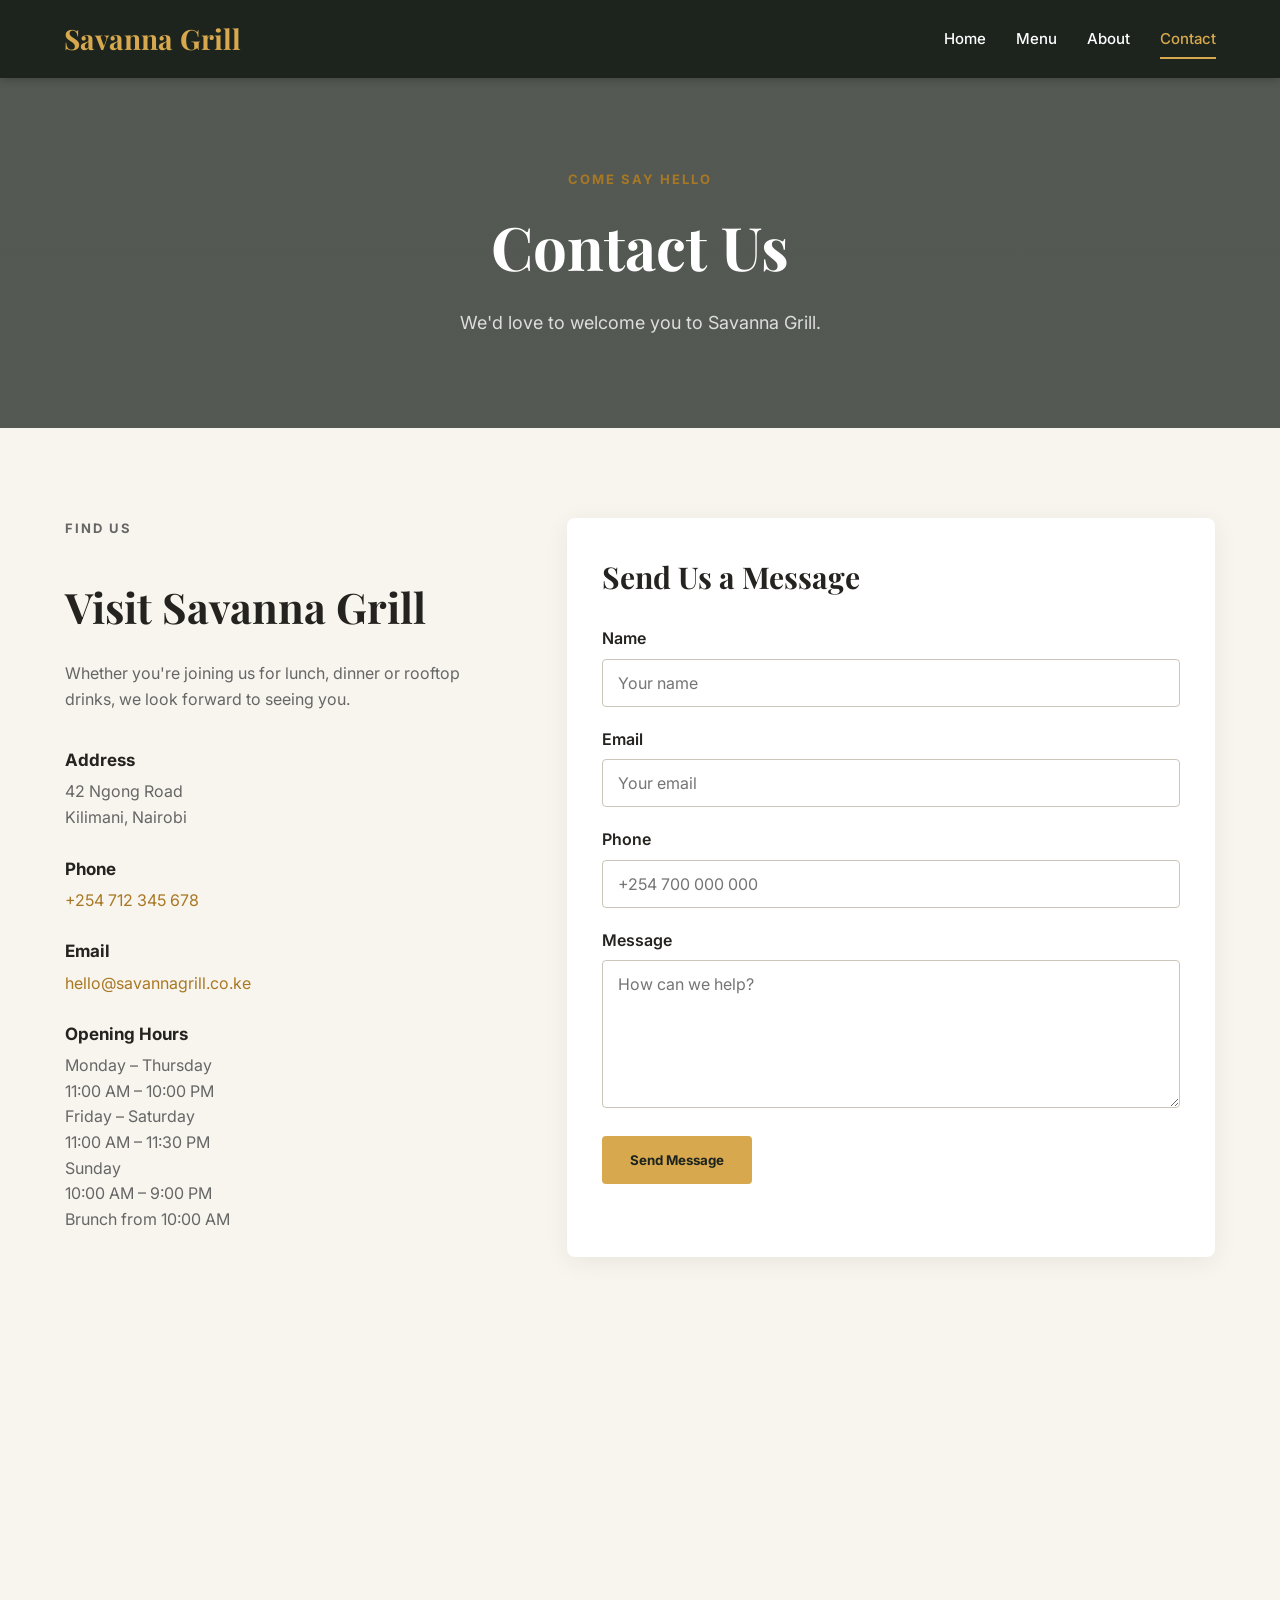
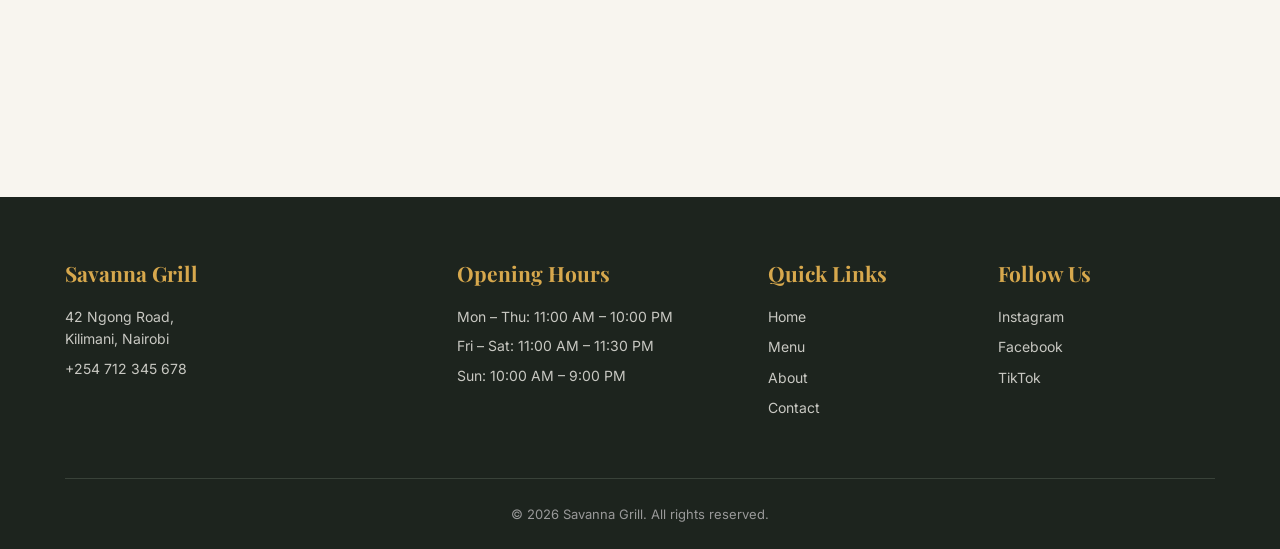
<file: contact.html>
<!DOCTYPE html>
<html lang="en">

<head>

    <meta charset="UTF-8">

    <meta name="viewport" content="width=device-width, initial-scale=1.0">

    <title>Contact | Savanna Grill</title>

    <link rel="preconnect" href="https://fonts.googleapis.com">
    <link rel="preconnect" href="https://fonts.gstatic.com" crossorigin>

    <link
        href="https://fonts.googleapis.com/css2?family=Inter:wght@400;500;600;700&family=Playfair+Display:wght@500;600;700&display=swap"
        rel="stylesheet"
    >

    <link rel="stylesheet" href="css/styles.css">

</head>

<body>

    <!-- Navigation -->
    <header class="site-header">

        <nav class="navbar">

            <a href="index.html" class="logo">
                Savanna Grill
            </a>

            <div class="nav-links">

                <a href="index.html">Home</a>

                <a href="menu.html">Menu</a>

                <a href="about.html">About</a>

                <a href="contact.html" class="active">Contact</a>

            </div>

        </nav>

    </header>


    <main>

        <!-- Page Hero -->
        <section class="page-hero">

            <div>

                <p class="eyebrow">COME SAY HELLO</p>

                <h1>Contact Us</h1>

                <p>
                    We'd love to welcome you to Savanna Grill.
                </p>

            </div>

        </section>


        <!-- Contact -->
        <section class="section contact-section">

            <div class="container">

                <div class="contact-grid">

                    <!-- Contact Information -->
                    <div class="contact-info">

                        <p class="eyebrow">FIND US</p>

                        <h2>Visit Savanna Grill</h2>

                        <p>
                            Whether you're joining us for lunch, dinner or
                            rooftop drinks, we look forward to seeing you.
                        </p>


                        <div class="info-block">

                            <h3>Address</h3>

                            <p>
                                42 Ngong Road<br>
                                Kilimani, Nairobi
                            </p>

                        </div>


                        <div class="info-block">

                            <h3>Phone</h3>

                            <p>
                                <a href="tel:+254712345678">
                                    +254 712 345 678
                                </a>
                            </p>

                        </div>


                        <div class="info-block">

                            <h3>Email</h3>

                            <p>
                                <a href="mailto:hello@savannagrill.co.ke">
                                    hello@savannagrill.co.ke
                                </a>
                            </p>

                        </div>


                        <div class="info-block">

                            <h3>Opening Hours</h3>

                            <p>
                                Monday – Thursday<br>
                                11:00 AM – 10:00 PM
                            </p>

                            <p>
                                Friday – Saturday<br>
                                11:00 AM – 11:30 PM
                            </p>

                            <p>
                                Sunday<br>
                                10:00 AM – 9:00 PM<br>
                                Brunch from 10:00 AM
                            </p>

                        </div>

                    </div>


                    <!-- Contact Form -->
                    <div class="form-wrapper">

                        <h2>Send Us a Message</h2>

                        <form action="#" method="POST">

                            <div class="form-group">

                                <label for="name">
                                    Name
                                </label>

                                <input
                                    type="text"
                                    id="name"
                                    name="name"
                                    placeholder="Your name"
                                    required
                                >

                            </div>


                            <div class="form-group">

                                <label for="email">
                                    Email
                                </label>

                                <input
                                    type="email"
                                    id="email"
                                    name="email"
                                    placeholder="Your email"
                                    required
                                >

                            </div>


                            <div class="form-group">

                                <label for="phone">
                                    Phone
                                </label>

                                <input
                                    type="tel"
                                    id="phone"
                                    name="phone"
                                    placeholder="+254 700 000 000"
                                >

                            </div>


                            <div class="form-group">

                                <label for="message">
                                    Message
                                </label>

                                <textarea
                                    id="message"
                                    name="message"
                                    rows="6"
                                    placeholder="How can we help?"
                                    required
                                ></textarea>

                            </div>


                            <button type="submit" class="btn">
                                Send Message
                            </button>

                        </form>

                    </div>

                </div>

            </div>

        </section>


        <!-- Google Map -->
        <section class="map-section">

            <iframe
                src="https://www.google.com/maps?q=Kilimani,Nairobi,Kenya&output=embed"
                width="100%"
                height="450"
                style="border:0;"
                allowfullscreen=""
                loading="lazy"
                referrerpolicy="no-referrer-when-downgrade"
                title="Map showing Kilimani, Nairobi"
            >
            </iframe>

        </section>

    </main>


    <!-- Footer -->
    <footer class="site-footer">

        <div class="footer-grid">

            <div>

                <h3>Savanna Grill</h3>

                <p>
                    42 Ngong Road,<br>
                    Kilimani, Nairobi
                </p>

                <p>+254 712 345 678</p>

            </div>


            <div>

                <h3>Opening Hours</h3>

                <p>Mon – Thu: 11:00 AM – 10:00 PM</p>

                <p>Fri – Sat: 11:00 AM – 11:30 PM</p>

                <p>Sun: 10:00 AM – 9:00 PM</p>

            </div>


            <div>

                <h3>Quick Links</h3>

                <a href="index.html">Home</a>
                <a href="menu.html">Menu</a>
                <a href="about.html">About</a>
                <a href="contact.html">Contact</a>

            </div>


            <div>

                <h3>Follow Us</h3>

                <div class="social-links">

                    <a href="#">Instagram</a>
                    <a href="#">Facebook</a>
                    <a href="#">TikTok</a>

                </div>

            </div>

        </div>


        <div class="footer-bottom">

            <p>
                &copy; 2026 Savanna Grill. All rights reserved.
            </p>

        </div>

    </footer>

</body>

</html>
</file>
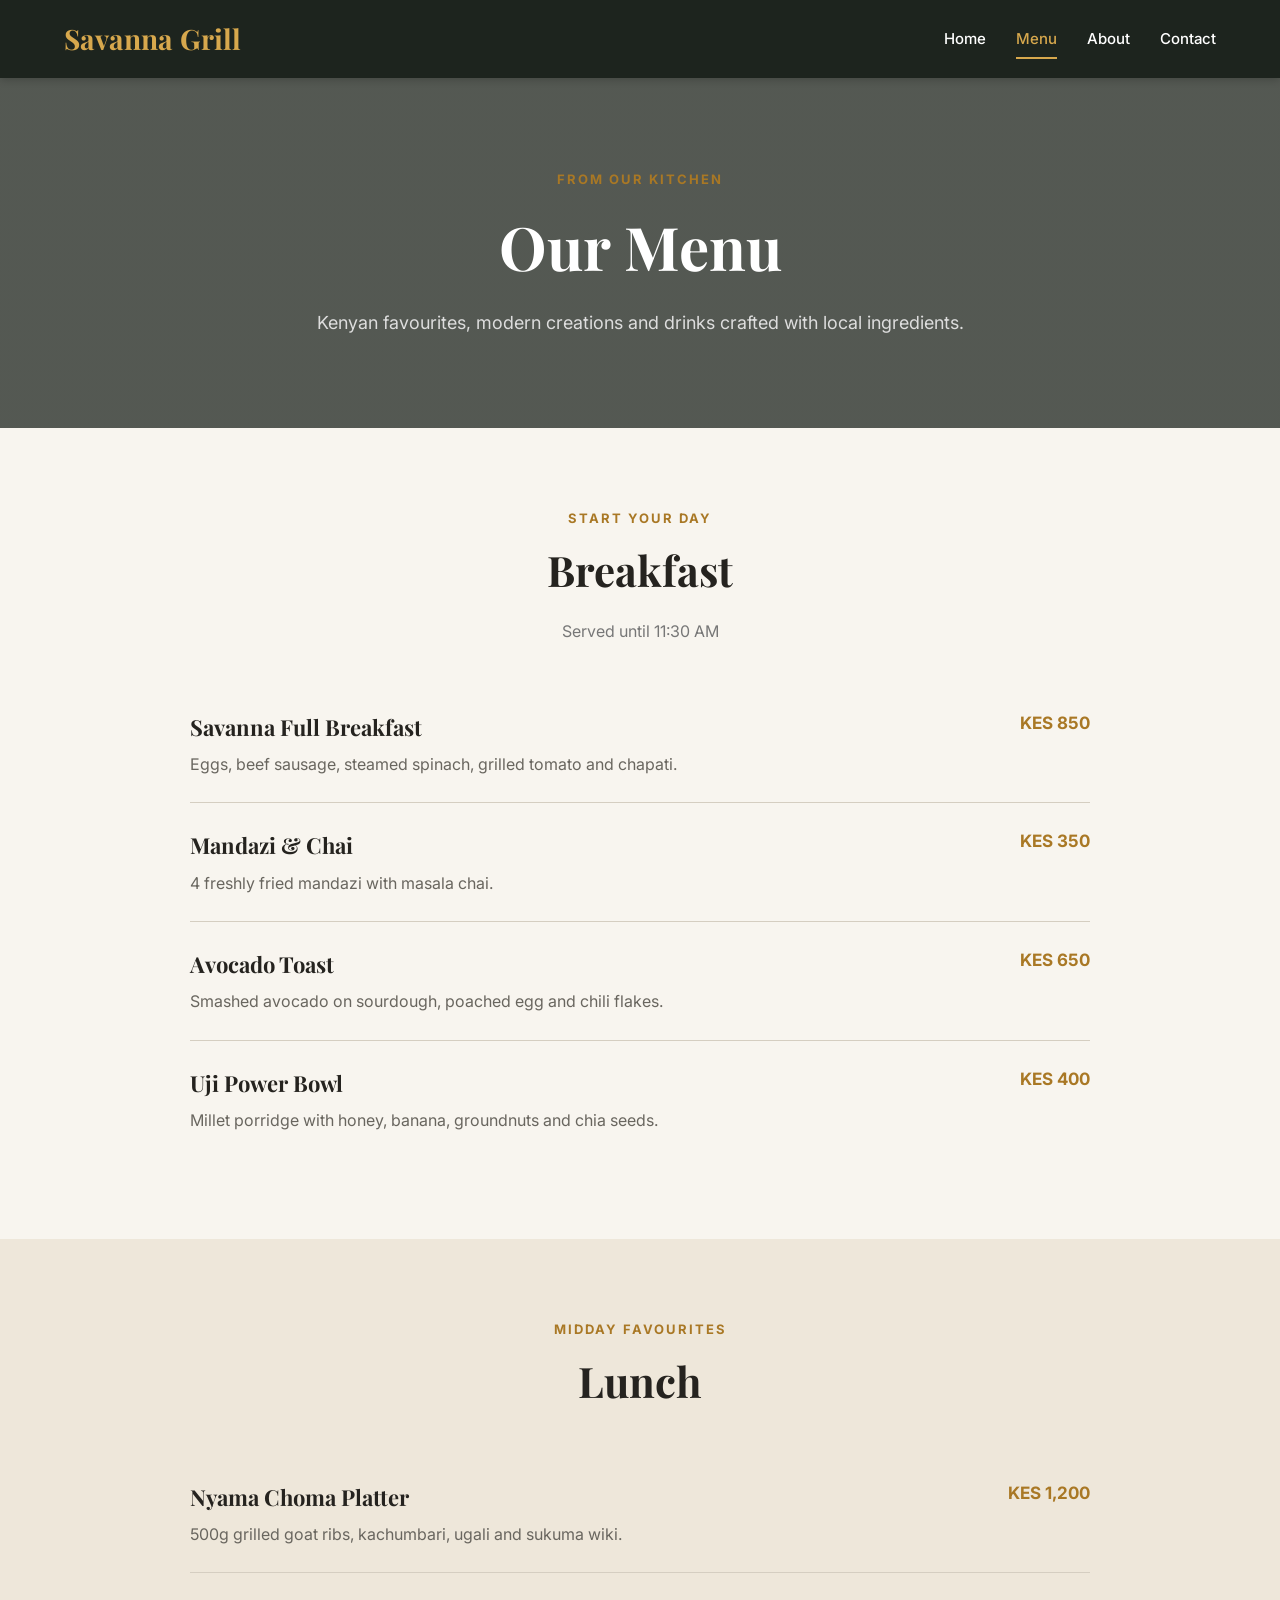
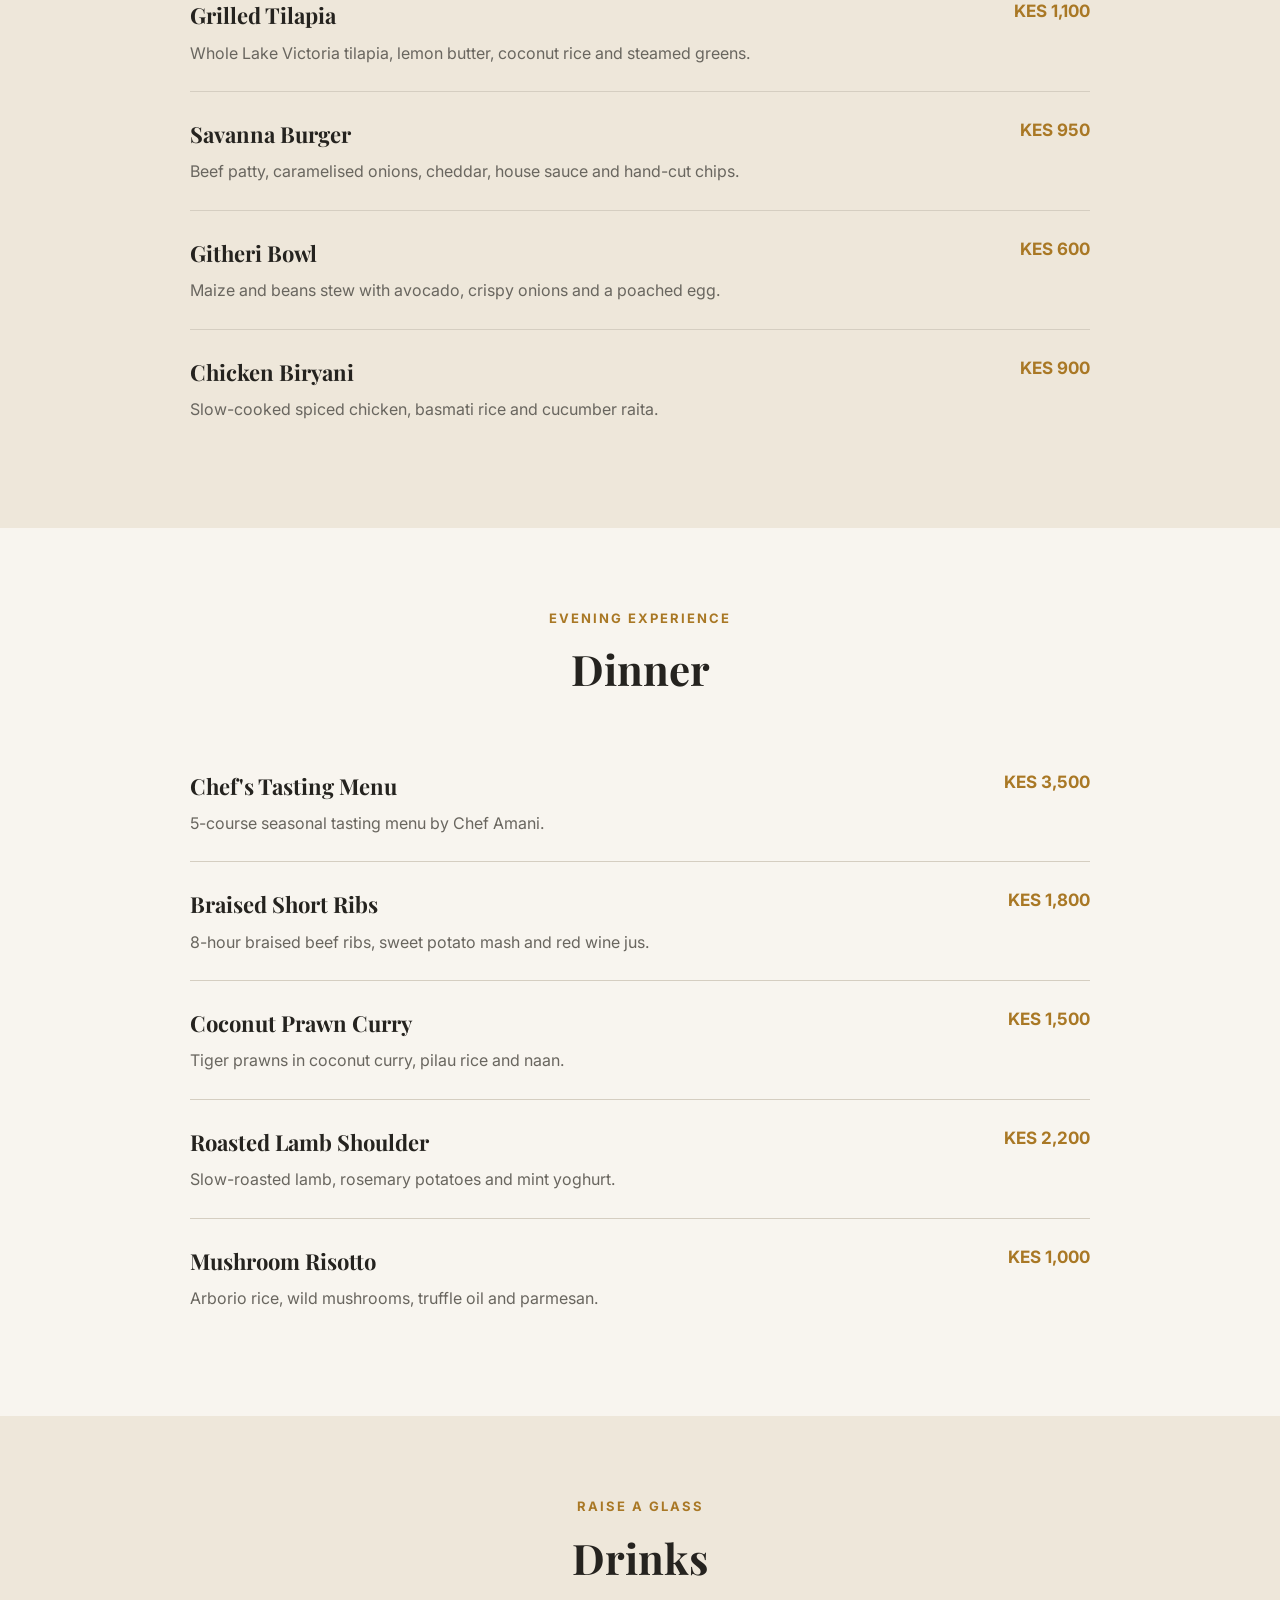
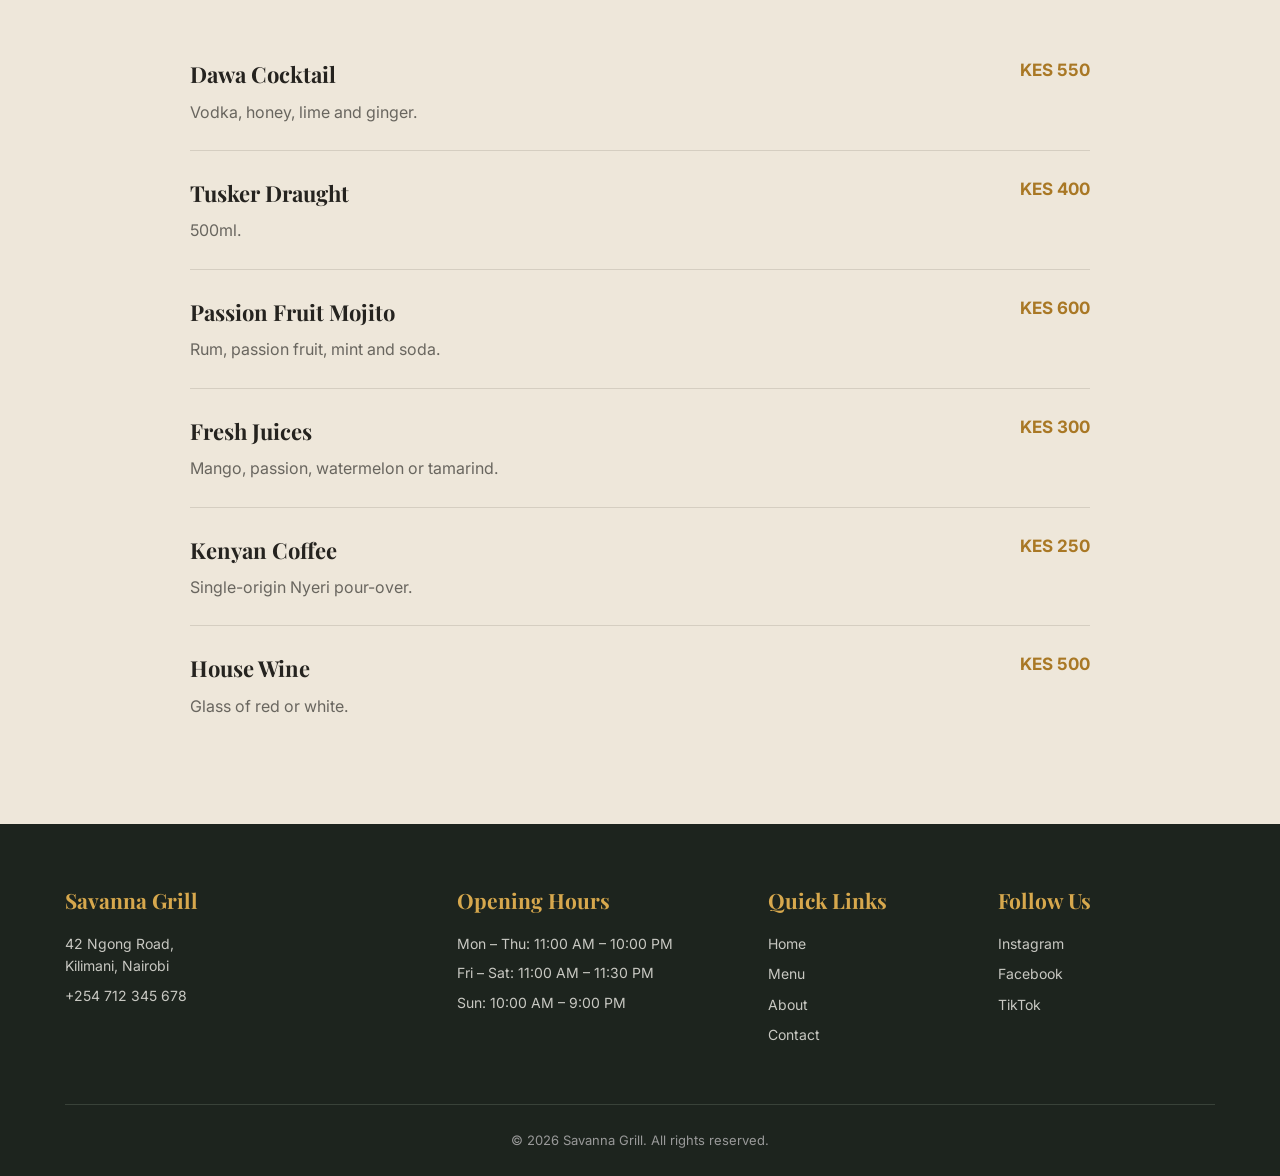
<file: menu.html>
<!DOCTYPE html>
<html lang="en">

<head>
    <meta charset="UTF-8">

    <meta name="viewport" content="width=device-width, initial-scale=1.0">

    <title>Menu | Savanna Grill</title>

    <link rel="preconnect" href="https://fonts.googleapis.com">
    <link rel="preconnect" href="https://fonts.gstatic.com" crossorigin>

    <link
        href="https://fonts.googleapis.com/css2?family=Inter:wght@400;500;600;700&family=Playfair+Display:wght@500;600;700&display=swap"
        rel="stylesheet"
    >

    <link rel="stylesheet" href="css/styles.css">
</head>

<body>

    <!-- Navigation -->
    <header class="site-header">

        <nav class="navbar">

            <a href="index.html" class="logo">
                Savanna Grill
            </a>

            <div class="nav-links">
                <a href="index.html">Home</a>
                <a href="menu.html" class="active">Menu</a>
                <a href="about.html">About</a>
                <a href="contact.html">Contact</a>
            </div>

        </nav>

    </header>


    <main>

        <!-- Page Hero -->
        <section class="page-hero">

            <div>

                <p class="eyebrow">FROM OUR KITCHEN</p>

                <h1>Our Menu</h1>

                <p>
                    Kenyan favourites, modern creations and drinks
                    crafted with local ingredients.
                </p>

            </div>

        </section>


        <!-- Breakfast -->
        <section class="menu-category">

            <div class="container">

                <div class="category-heading">

                    <p class="eyebrow">START YOUR DAY</p>

                    <h2>Breakfast</h2>

                    <p>Served until 11:30 AM</p>

                </div>


                <div class="menu-list">

                    <article class="menu-item">

                        <div>
                            <h3>Savanna Full Breakfast</h3>

                            <p>
                                Eggs, beef sausage, steamed spinach,
                                grilled tomato and chapati.
                            </p>
                        </div>

                        <span>KES 850</span>

                    </article>


                    <article class="menu-item">

                        <div>
                            <h3>Mandazi & Chai</h3>

                            <p>
                                4 freshly fried mandazi with masala chai.
                            </p>
                        </div>

                        <span>KES 350</span>

                    </article>


                    <article class="menu-item">

                        <div>
                            <h3>Avocado Toast</h3>

                            <p>
                                Smashed avocado on sourdough, poached egg
                                and chili flakes.
                            </p>
                        </div>

                        <span>KES 650</span>

                    </article>


                    <article class="menu-item">

                        <div>
                            <h3>Uji Power Bowl</h3>

                            <p>
                                Millet porridge with honey, banana,
                                groundnuts and chia seeds.
                            </p>
                        </div>

                        <span>KES 400</span>

                    </article>

                </div>

            </div>

        </section>


        <!-- Lunch -->
        <section class="menu-category alternate">

            <div class="container">

                <div class="category-heading">

                    <p class="eyebrow">MIDDAY FAVOURITES</p>

                    <h2>Lunch</h2>

                </div>


                <div class="menu-list">

                    <article class="menu-item">

                        <div>
                            <h3>Nyama Choma Platter</h3>

                            <p>
                                500g grilled goat ribs, kachumbari,
                                ugali and sukuma wiki.
                            </p>
                        </div>

                        <span>KES 1,200</span>

                    </article>


                    <article class="menu-item">

                        <div>
                            <h3>Grilled Tilapia</h3>

                            <p>
                                Whole Lake Victoria tilapia, lemon butter,
                                coconut rice and steamed greens.
                            </p>
                        </div>

                        <span>KES 1,100</span>

                    </article>


                    <article class="menu-item">

                        <div>
                            <h3>Savanna Burger</h3>

                            <p>
                                Beef patty, caramelised onions, cheddar,
                                house sauce and hand-cut chips.
                            </p>
                        </div>

                        <span>KES 950</span>

                    </article>


                    <article class="menu-item">

                        <div>
                            <h3>Githeri Bowl</h3>

                            <p>
                                Maize and beans stew with avocado,
                                crispy onions and a poached egg.
                            </p>
                        </div>

                        <span>KES 600</span>

                    </article>


                    <article class="menu-item">

                        <div>
                            <h3>Chicken Biryani</h3>

                            <p>
                                Slow-cooked spiced chicken, basmati rice
                                and cucumber raita.
                            </p>
                        </div>

                        <span>KES 900</span>

                    </article>

                </div>

            </div>

        </section>


        <!-- Dinner -->
        <section class="menu-category">

            <div class="container">

                <div class="category-heading">

                    <p class="eyebrow">EVENING EXPERIENCE</p>

                    <h2>Dinner</h2>

                </div>


                <div class="menu-list">

                    <article class="menu-item">

                        <div>
                            <h3>Chef's Tasting Menu</h3>

                            <p>
                                5-course seasonal tasting menu by
                                Chef Amani.
                            </p>
                        </div>

                        <span>KES 3,500</span>

                    </article>


                    <article class="menu-item">

                        <div>
                            <h3>Braised Short Ribs</h3>

                            <p>
                                8-hour braised beef ribs, sweet potato
                                mash and red wine jus.
                            </p>
                        </div>

                        <span>KES 1,800</span>

                    </article>


                    <article class="menu-item">

                        <div>
                            <h3>Coconut Prawn Curry</h3>

                            <p>
                                Tiger prawns in coconut curry,
                                pilau rice and naan.
                            </p>
                        </div>

                        <span>KES 1,500</span>

                    </article>


                    <article class="menu-item">

                        <div>
                            <h3>Roasted Lamb Shoulder</h3>

                            <p>
                                Slow-roasted lamb, rosemary potatoes
                                and mint yoghurt.
                            </p>
                        </div>

                        <span>KES 2,200</span>

                    </article>


                    <article class="menu-item">

                        <div>
                            <h3>Mushroom Risotto</h3>

                            <p>
                                Arborio rice, wild mushrooms, truffle oil
                                and parmesan.
                            </p>
                        </div>

                        <span>KES 1,000</span>

                    </article>

                </div>

            </div>

        </section>


        <!-- Drinks -->
        <section class="menu-category alternate">

            <div class="container">

                <div class="category-heading">

                    <p class="eyebrow">RAISE A GLASS</p>

                    <h2>Drinks</h2>

                </div>


                <div class="menu-list">

                    <article class="menu-item">

                        <div>
                            <h3>Dawa Cocktail</h3>

                            <p>
                                Vodka, honey, lime and ginger.
                            </p>
                        </div>

                        <span>KES 550</span>

                    </article>


                    <article class="menu-item">

                        <div>
                            <h3>Tusker Draught</h3>

                            <p>
                                500ml.
                            </p>
                        </div>

                        <span>KES 400</span>

                    </article>


                    <article class="menu-item">

                        <div>
                            <h3>Passion Fruit Mojito</h3>

                            <p>
                                Rum, passion fruit, mint and soda.
                            </p>
                        </div>

                        <span>KES 600</span>

                    </article>


                    <article class="menu-item">

                        <div>
                            <h3>Fresh Juices</h3>

                            <p>
                                Mango, passion, watermelon or tamarind.
                            </p>
                        </div>

                        <span>KES 300</span>

                    </article>


                    <article class="menu-item">

                        <div>
                            <h3>Kenyan Coffee</h3>

                            <p>
                                Single-origin Nyeri pour-over.
                            </p>
                        </div>

                        <span>KES 250</span>

                    </article>


                    <article class="menu-item">

                        <div>
                            <h3>House Wine</h3>

                            <p>
                                Glass of red or white.
                            </p>
                        </div>

                        <span>KES 500</span>

                    </article>

                </div>

            </div>

        </section>

    </main>


    <!-- Footer -->
    <footer class="site-footer">

        <div class="footer-grid">

            <div>
                <h3>Savanna Grill</h3>

                <p>
                    42 Ngong Road,<br>
                    Kilimani, Nairobi
                </p>

                <p>+254 712 345 678</p>
            </div>


            <div>
                <h3>Opening Hours</h3>

                <p>Mon – Thu: 11:00 AM – 10:00 PM</p>
                <p>Fri – Sat: 11:00 AM – 11:30 PM</p>
                <p>Sun: 10:00 AM – 9:00 PM</p>
            </div>


            <div>
                <h3>Quick Links</h3>

                <a href="index.html">Home</a>
                <a href="menu.html">Menu</a>
                <a href="about.html">About</a>
                <a href="contact.html">Contact</a>
            </div>


            <div>
                <h3>Follow Us</h3>

                <div class="social-links">
                    <a href="#">Instagram</a>
                    <a href="#">Facebook</a>
                    <a href="#">TikTok</a>
                </div>
            </div>

        </div>


        <div class="footer-bottom">

            <p>
                &copy; 2026 Savanna Grill. All rights reserved.
            </p>

        </div>

    </footer>

</body>

</html>
</file>
<file: css/styles.css>
/* ========================================
   RESET
======================================== */

* {
    margin: 0;
    padding: 0;
    box-sizing: border-box;
}

html {
    scroll-behavior: smooth;
}

body {
    font-family: "Inter", sans-serif;
    background-color: #f8f5ef;
    color: #25231f;
    line-height: 1.6;
}

img {
    width: 100%;
    display: block;
}

a {
    text-decoration: none;
    color: inherit;
}

.container {
    width: 90%;
    max-width: 1150px;
    margin: 0 auto;
}

.section {
    padding: 90px 0;
}


/* ========================================
   HEADER / NAVBAR
======================================== */

.site-header {
    position: sticky;
    top: 0;
    z-index: 1000;

    background-color: #1d241e;

    box-shadow: 0 2px 8px rgba(0, 0, 0, 0.2);
}

.navbar {
    width: 90%;
    max-width: 1200px;
    min-height: 78px;
    margin: 0 auto;

    display: flex;
    align-items: center;
    justify-content: space-between;
}

.logo {
    color: #d7a84d;

    font-family: "Playfair Display", serif;
    font-size: 28px;
    font-weight: 700;
}

.nav-links {
    display: flex;
    align-items: center;
    gap: 30px;
}

.nav-links a {
    position: relative;

    color: #ffffff;

    font-size: 15px;
    font-weight: 500;

    padding: 10px 0;

    transition: color 0.3s ease;
}

.nav-links a:hover,
.nav-links a.active {
    color: #d7a84d;
}

.nav-links a.active::after {
    content: "";

    position: absolute;

    left: 0;
    right: 0;
    bottom: 2px;

    height: 2px;

    background-color: #d7a84d;
}


/* ========================================
   HERO
======================================== */

.hero {
    min-height: 700px;

    display: flex;
    align-items: center;
    justify-content: center;

    text-align: center;

    position: relative;

    background-image:
        linear-gradient(
            rgba(20, 25, 20, 0.58),
            rgba(20, 25, 20, 0.58)
        ),
        url("https://picsum.photos/1600/1000?random=50");

    background-size: cover;
    background-position: center;
}

.hero-content {
    color: #ffffff;

    animation: hero-fade 1.2s ease-out;
}

.hero-label {
    margin-bottom: 15px;

    color: #d7a84d;

    font-size: 14px;
    font-weight: 700;
    letter-spacing: 4px;
}

.hero h1 {
    margin-bottom: 15px;

    font-family: "Playfair Display", serif;

    font-size: clamp(55px, 9vw, 100px);
    line-height: 1;
}

.hero-tagline {
    margin-bottom: 35px;

    font-family: "Playfair Display", serif;

    font-size: clamp(20px, 3vw, 30px);
}


/* ========================================
   BUTTON
======================================== */

.btn {
    display: inline-flex;
    align-items: center;
    justify-content: center;

    min-height: 48px;

    padding: 12px 28px;

    background-color: #d7a84d;
    color: #1d241e;

    border: 2px solid #d7a84d;
    border-radius: 4px;

    font-weight: 700;

    transition:
        background-color 0.3s ease,
        color 0.3s ease,
        transform 0.3s ease;
}

.btn:hover {
    background-color: #ffffff;
    border-color: #ffffff;

    transform: translateY(-3px);
}

.btn-light {
    background-color: #ffffff;
    color: #1d241e;

    border-color: #ffffff;
}


/* ========================================
   SECTION HEADINGS
======================================== */

.section-heading {
    max-width: 700px;

    margin: 0 auto 50px;

    text-align: center;
}

.section-heading h2,
.category-heading h2 {
    margin-bottom: 15px;

    font-family: "Playfair Display", serif;

    font-size: 42px;
}

.section-heading > p:last-child {
    color: #6b6964;
}

.eyebrow {
    margin-bottom: 8px;

    color: #a97825;

    font-size: 13px;
    font-weight: 700;

    letter-spacing: 2px;
    text-transform: uppercase;
}


/* ========================================
   FEATURED DISHES
======================================== */

.featured {
    background-color: #f8f5ef;
}

.dish-grid {
    display: grid;

    grid-template-columns: repeat(3, 1fr);

    gap: 25px;
}

.dish-card {
    overflow: hidden;

    background-color: #ffffff;

    border: 1px solid #e6dfd2;
    border-radius: 8px;

    box-shadow: 0 5px 20px rgba(40, 30, 15, 0.06);

    transition:
        transform 0.3s ease,
        box-shadow 0.3s ease;
}

.dish-card:hover {
    transform: translateY(-7px);

    box-shadow: 0 12px 30px rgba(40, 30, 15, 0.12);
}

.dish-card img {
    height: 250px;

    object-fit: cover;
}

.dish-content {
    padding: 25px;
}

.dish-content h3 {
    margin-bottom: 10px;

    font-family: "Playfair Display", serif;

    font-size: 24px;
}

.dish-content p {
    margin-bottom: 15px;

    color: #66635e;
}

.price {
    color: #a97825;

    font-weight: 700;
}


/* ========================================
   WHY US
======================================== */

.why-us {
    background-color: #263127;

    color: #ffffff;
}

.light-heading h2 {
    color: #ffffff;
}

.features-grid {
    display: grid;

    grid-template-columns: repeat(3, 1fr);

    gap: 30px;
}

.feature-card {
    padding: 35px;

    text-align: center;

    border: 1px solid rgba(215, 168, 77, 0.3);
    border-radius: 8px;

    transition:
        transform 0.3s ease,
        background-color 0.3s ease;
}

.feature-card:hover {
    transform: translateY(-5px);

    background-color: #303c31;
}

.feature-icon {
    margin-bottom: 15px;

    font-size: 40px;
}

.feature-card h3 {
    margin-bottom: 12px;

    font-family: "Playfair Display", serif;

    font-size: 24px;
}

.feature-card p {
    color: #d2d0ca;
}


/* ========================================
   SPECIAL OFFER
======================================== */

.special-offer {
    padding: 80px 20px;

    text-align: center;

    background-color: #d7a84d;
    color: #1d241e;
}

.special-offer h2 {
    margin-bottom: 10px;

    font-family: "Playfair Display", serif;

    font-size: 42px;
}

.special-offer p:not(.eyebrow) {
    margin-bottom: 25px;
}

.special-offer .eyebrow {
    color: #513b15;
}


/* ========================================
   PAGE HERO
======================================== */

.page-hero {
    min-height: 350px;

    display: flex;
    align-items: center;
    justify-content: center;

    text-align: center;

    padding: 60px 20px;

    color: #ffffff;

    background-image:
        linear-gradient(
            rgba(29, 36, 30, 0.75),
            rgba(29, 36, 30, 0.75)
        ),
        url("https://picsum.photos/1600/700?random=51");

    background-size: cover;
    background-position: center;
}

.page-hero h1 {
    margin-bottom: 15px;

    font-family: "Playfair Display", serif;

    font-size: 60px;
}

.page-hero p:last-child {
    font-size: 18px;
    color: #ddd;
}


/* ========================================
   MENU
======================================== */

.menu-category {
    padding: 80px 0;

    background-color: #f8f5ef;
}

.menu-category.alternate {
    background-color: #eee7da;
}

.category-heading {
    margin-bottom: 40px;

    text-align: center;
}

.category-heading > p:last-child {
    color: #777;
}

.menu-list {
    max-width: 900px;

    margin: 0 auto;
}

.menu-item {
    display: flex;

    align-items: flex-start;
    justify-content: space-between;

    gap: 30px;

    padding: 25px 0;

    border-bottom: 1px solid #d5cec1;
}

.menu-item:last-child {
    border-bottom: none;
}

.menu-item h3 {
    margin-bottom: 7px;

    font-family: "Playfair Display", serif;

    font-size: 22px;
}

.menu-item p {
    max-width: 650px;

    color: #69665f;
}

.menu-item > span {
    flex-shrink: 0;

    color: #a97825;

    font-size: 17px;
    font-weight: 700;
}


/* ========================================
   ABOUT / STORY
======================================== */

.story {
    background-color: #ffffff;
}

.story-grid {
    display: grid;

    grid-template-columns: 1.1fr 0.9fr;

    align-items: center;

    gap: 70px;
}

.story-text h2 {
    margin-bottom: 25px;

    font-family: "Playfair Display", serif;

    font-size: 42px;
}

.story-text p:not(.eyebrow) {
    margin-bottom: 20px;

    color: #62605a;
}

.story-image img {
    height: 600px;

    object-fit: cover;

    border-radius: 8px;
}


/* ========================================
   VALUES
======================================== */

.values {
    background-color: #263127;

    color: #ffffff;
}

.values-grid {
    display: grid;

    grid-template-columns: repeat(3, 1fr);

    gap: 25px;
}

.value-card {
    padding: 35px;

    border: 1px solid rgba(215, 168, 77, 0.3);
    border-radius: 8px;
}

.value-card h3 {
    margin-bottom: 15px;

    color: #d7a84d;

    font-family: "Playfair Display", serif;

    font-size: 25px;
}

.value-card p {
    color: #d2d0ca;
}


/* ========================================
   TEAM
======================================== */

.team {
    background-color: #f8f5ef;
}

.team-grid {
    display: grid;

    grid-template-columns: repeat(3, 1fr);

    gap: 25px;
}

.team-card {
    overflow: hidden;

    background-color: #ffffff;

    border-radius: 8px;

    box-shadow: 0 5px 20px rgba(40, 30, 15, 0.07);
}

.team-card img {
    height: 350px;

    object-fit: cover;
}

.team-content {
    padding: 25px;

    text-align: center;
}

.team-content h3 {
    margin-bottom: 5px;

    font-family: "Playfair Display", serif;

    font-size: 23px;
}

.team-content p {
    color: #a97825;

    font-weight: 600;
}


/* ========================================
   CONTACT
======================================== */

.contact-section {
    background-color: #f8f5ef;
}

.contact-grid {
    display: grid;

    grid-template-columns: 0.8fr 1.2fr;

    gap: 70px;
}

.contact-info h2 {
    margin-bottom: 20px;

    font-family: "Playfair Display", serif;

    font-size: 42px;
}

.contact-info > p {
    margin-bottom: 35px;

    color: #666;
}

.info-block {
    margin-bottom: 25px;
}

.info-block h3 {
    margin-bottom: 5px;

    font-size: 17px;
}

.info-block p {
    color: #666;
}

.info-block a {
    color: #a97825;
}

.form-wrapper {
    padding: 35px;

    background-color: #ffffff;

    border-radius: 8px;

    box-shadow: 0 5px 25px rgba(40, 30, 15, 0.07);
}

.form-wrapper h2 {
    margin-bottom: 25px;

    font-family: "Playfair Display", serif;

    font-size: 30px;
}

.form-group {
    margin-bottom: 20px;
}

.form-group label {
    display: block;

    margin-bottom: 7px;

    font-weight: 600;
}

.form-group input,
.form-group textarea {
    width: 100%;

    padding: 13px 15px;

    background-color: #ffffff;

    border: 1px solid #ccc5b9;
    border-radius: 4px;

    font-family: inherit;
    font-size: 16px;

    outline: none;

    transition:
        border-color 0.3s ease,
        box-shadow 0.3s ease;
}

.form-group textarea {
    resize: vertical;
}

.form-group input:focus,
.form-group textarea:focus {
    border-color: #a97825;

    box-shadow: 0 0 0 3px rgba(169, 120, 37, 0.12);
}

.form-wrapper button {
    border: none;

    cursor: pointer;

    font-family: inherit;
}


/* ========================================
   MAP
======================================== */

.map-section {
    width: 100%;
}

.map-section iframe {
    display: block;
}


/* ========================================
   FOOTER
======================================== */

.site-footer {
    padding-top: 60px;

    background-color: #1d241e;

    color: #ffffff;
}

.footer-grid {
    width: 90%;
    max-width: 1150px;

    margin: 0 auto;

    display: grid;

    grid-template-columns: 1.3fr 1fr 0.7fr 0.8fr;

    gap: 40px;
}

.footer-grid h3 {
    margin-bottom: 15px;

    color: #d7a84d;

    font-family: "Playfair Display", serif;

    font-size: 21px;
}

.footer-grid p {
    margin-bottom: 7px;

    color: #c8c8c2;

    font-size: 14px;
}

.footer-grid > a,
.footer-grid > div > a {
    display: block;

    width: fit-content;

    margin-bottom: 8px;

    color: #c8c8c2;

    font-size: 14px;

    transition: color 0.3s ease;
}

.footer-grid > a:hover,
.footer-grid > div > a:hover,
.social-links a:hover {
    color: #d7a84d;
}

.social-links a {
    display: block;

    margin-bottom: 8px;

    color: #c8c8c2;

    font-size: 14px;
}

.footer-bottom {
    width: 90%;
    max-width: 1150px;

    margin: 50px auto 0;

    padding: 25px 0;

    border-top: 1px solid #394239;

    text-align: center;
}

.footer-bottom p {
    color: #999;
    font-size: 13px;
}


/* ========================================
   HERO ANIMATION
======================================== */

@keyframes hero-fade {

    from {
        opacity: 0;
        transform: translateY(25px);
    }

    to {
        opacity: 1;
        transform: translateY(0);
    }

}


/* ========================================
   TABLET
   768px - 1024px
======================================== */

@media (max-width: 1024px) {

    .navbar {
        width: 92%;
    }

    .dish-grid,
    .features-grid,
    .values-grid,
    .team-grid {
        grid-template-columns: repeat(2, 1fr);
    }

    .story-grid {
        grid-template-columns: 1fr 1fr;

        gap: 40px;
    }

    .contact-grid {
        grid-template-columns: 1fr 1.2fr;

        gap: 40px;
    }

    .footer-grid {
        grid-template-columns: repeat(2, 1fr);
    }

}


/* ========================================
   MOBILE
   Below 768px
======================================== */

@media (max-width: 767px) {

    .section {
        padding: 65px 0;
    }


    /* Navigation */

    .navbar {
        width: 92%;

        min-height: auto;

        flex-direction: column;

        gap: 10px;

        padding: 15px 0;
    }

    .logo {
        font-size: 25px;
    }

    .nav-links {
        width: 100%;

        justify-content: center;

        flex-wrap: wrap;

        gap: 3px;
    }

    .nav-links a {
        padding: 9px 10px;

        font-size: 14px;
    }


    /* Hero */

    .hero {
        min-height: 600px;
    }

    .hero-tagline {
        padding: 0 15px;
    }


    /* Page hero */

    .page-hero {
        min-height: 300px;
    }

    .page-hero h1 {
        font-size: 45px;
    }


    /* Headings */

    .section-heading h2,
    .category-heading h2 {
        font-size: 34px;
    }


    /* Grids */

    .dish-grid,
    .features-grid,
    .values-grid,
    .team-grid,
    .story-grid,
    .contact-grid,
    .footer-grid {
        grid-template-columns: 1fr;
    }


    /* Dishes */

    .dish-card img {
        height: 240px;
    }


    /* Menu */

    .menu-item {
        gap: 15px;
    }

    .menu-item h3 {
        font-size: 20px;
    }

    .menu-item p {
        font-size: 14px;
    }


    /* Story */

    .story-text h2,
    .contact-info h2 {
        font-size: 34px;
    }

    .story-image img {
        height: 400px;
    }


    /* Team */

    .team-card img {
        height: 320px;
    }


    /* Contact */

    .form-wrapper {
        padding: 25px 20px;
    }


    /* Footer */

    .footer-grid {
        gap: 30px;
    }

    .footer-bottom {
        margin-top: 40px;
    }

}


/* ========================================
   SMALL PHONES
   Around 375px
======================================== */

@media (max-width: 400px) {

    .hero {
        min-height: 550px;
    }

    .hero h1 {
        font-size: 52px;
    }

    .hero-tagline {
        font-size: 19px;
    }

    .nav-links {
        gap: 0;
    }

    .nav-links a {
        padding: 8px 7px;

        font-size: 13px;
    }

    .menu-item {
        flex-direction: column;

        gap: 8px;
    }

}
</file>
